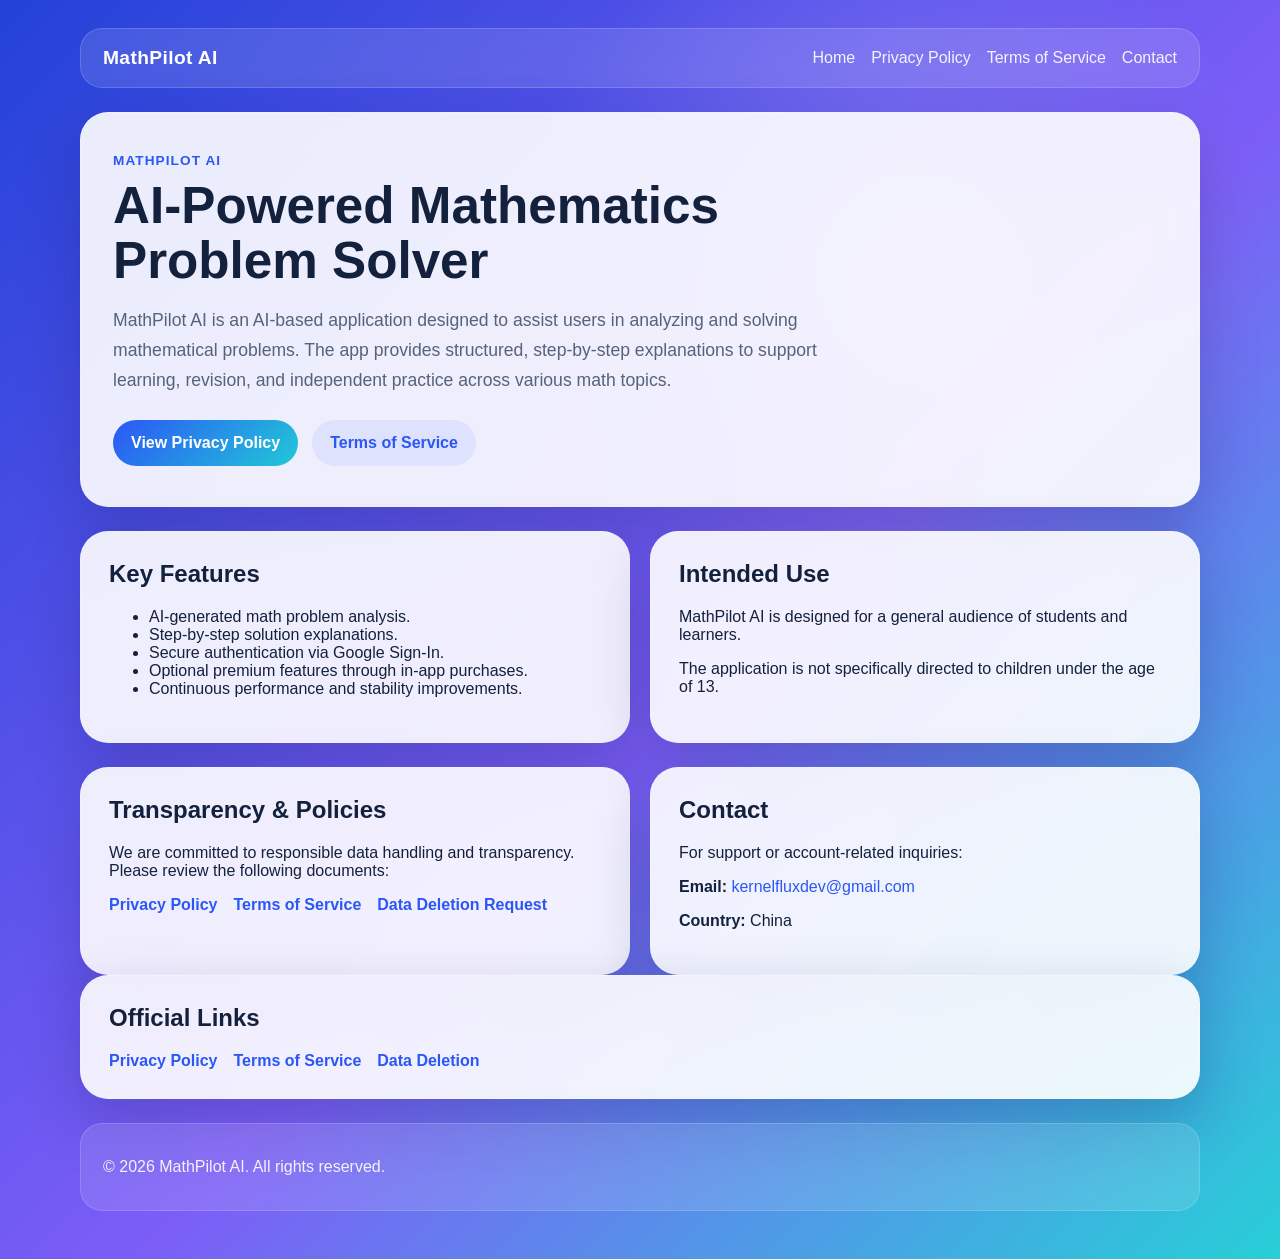
<file: index.html>
<!doctype html>
<html lang="en">
  <head>
    <meta charset="UTF-8" />
    <meta name="viewport" content="width=device-width, initial-scale=1.0" />
    <title>MathPilot AI</title>
    <meta
      name="description"
      content="MathPilot AI is an AI-powered mathematics problem solver that helps users analyze math questions and learn through step-by-step explanations."
    />
    <link rel="stylesheet" href="styles.css" />
  </head>
  <body>
    <div class="page-shell">
      <header class="site-header">
        <a class="brand" href="index.html">MathPilot AI</a>
        <nav class="site-nav">
          <a href="index.html">Home</a>
          <a href="privacy.html">Privacy Policy</a>
          <a href="terms.html">Terms of Service</a>
          <a href="contact.html">Contact</a>
        </nav>
      </header>

      <main>
        <section class="hero card">
          <p class="eyebrow">MathPilot AI</p>
          <h1>AI-Powered Mathematics Problem Solver</h1>
          <p class="lead">
            MathPilot AI is an AI-based application designed to assist users in analyzing and
            solving mathematical problems. The app provides structured, step-by-step explanations
            to support learning, revision, and independent practice across various math topics.
          </p>
          <div class="cta-row">
            <a class="button button-primary" href="privacy.html">View Privacy Policy</a>
            <a class="button button-secondary" href="terms.html">Terms of Service</a>
          </div>
        </section>

        <section class="grid two-up">
          <article class="card">
            <h2>Key Features</h2>
            <ul>
              <li>AI-generated math problem analysis.</li>
              <li>Step-by-step solution explanations.</li>
              <li>Secure authentication via Google Sign-In.</li>
              <li>Optional premium features through in-app purchases.</li>
              <li>Continuous performance and stability improvements.</li>
            </ul>
          </article>

          <article class="card">
            <h2>Intended Use</h2>
            <p>
              MathPilot AI is designed for a general audience of students and learners.
            </p>
            <p>
              The application is not specifically directed to children under the age of 13.
            </p>
          </article>
        </section>

        <section class="grid two-up">
          <article class="card">
            <h2>Transparency &amp; Policies</h2>
            <p>
              We are committed to responsible data handling and transparency. Please review the
              following documents:
            </p>
            <div class="link-list">
              <a href="privacy.html">Privacy Policy</a>
              <a href="terms.html">Terms of Service</a>
              <a href="contact.html">Data Deletion Request</a>
            </div>
          </article>

          <article class="card">
            <h2>Contact</h2>
            <p>For support or account-related inquiries:</p>
            <p><strong>Email:</strong> <a href="mailto:kernelfluxdev@gmail.com">kernelfluxdev@gmail.com</a></p>
            <p><strong>Country:</strong> China</p>
          </article>
        </section>

        <section class="card">
          <h2>Official Links</h2>
          <div class="link-list">
            <a href="privacy.html">Privacy Policy</a>
            <a href="terms.html">Terms of Service</a>
            <a href="contact.html">Data Deletion</a>
          </div>
        </section>
      </main>

      <footer class="site-footer">
        <p>© 2026 MathPilot AI. All rights reserved.</p>
      </footer>
    </div>
  </body>
</html>
</file>
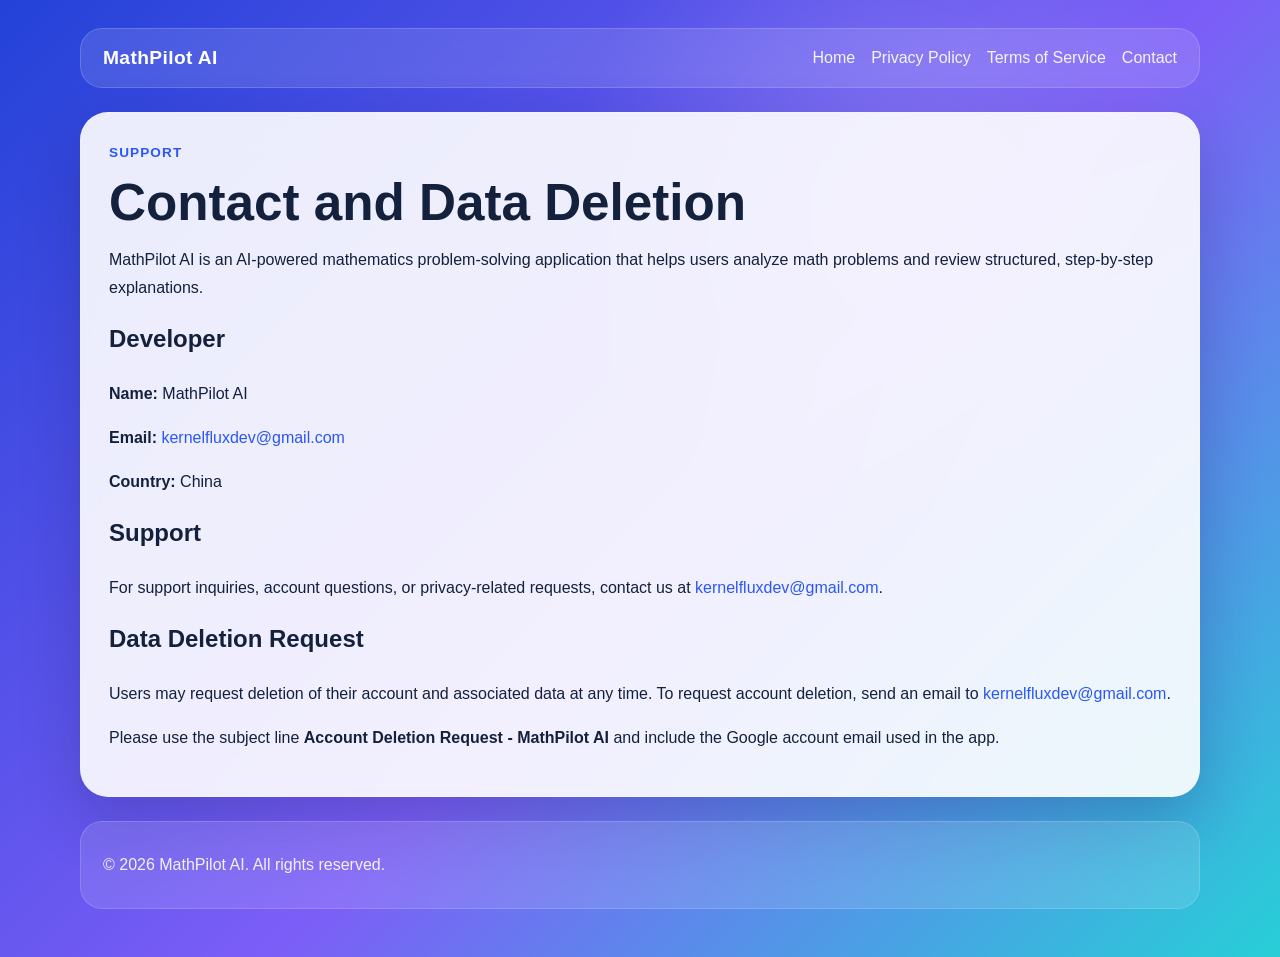
<file: contact.html>
<!doctype html>
<html lang="en">
  <head>
    <meta charset="UTF-8" />
    <meta name="viewport" content="width=device-width, initial-scale=1.0" />
    <title>MathPilot AI - Contact</title>
    <meta name="description" content="Contact and data deletion information for MathPilot AI." />
    <link rel="stylesheet" href="styles.css" />
  </head>
  <body>
    <div class="page-shell">
      <header class="site-header">
        <a class="brand" href="index.html">MathPilot AI</a>
        <nav class="site-nav">
          <a href="index.html">Home</a>
          <a href="privacy.html">Privacy Policy</a>
          <a href="terms.html">Terms of Service</a>
          <a href="contact.html">Contact</a>
        </nav>
      </header>

      <main>
        <section class="card prose">
          <p class="eyebrow">Support</p>
          <h1>Contact and Data Deletion</h1>

          <p>
            MathPilot AI is an AI-powered mathematics problem-solving application that helps users
            analyze math problems and review structured, step-by-step explanations.
          </p>

          <h2>Developer</h2>
          <p><strong>Name:</strong> MathPilot AI</p>
          <p><strong>Email:</strong> <a href="mailto:kernelfluxdev@gmail.com">kernelfluxdev@gmail.com</a></p>
          <p><strong>Country:</strong> China</p>

          <h2>Support</h2>
          <p>
            For support inquiries, account questions, or privacy-related requests, contact us at
            <a href="mailto:kernelfluxdev@gmail.com">kernelfluxdev@gmail.com</a>.
          </p>

          <h2>Data Deletion Request</h2>
          <p>
            Users may request deletion of their account and associated data at any time. To request
            account deletion, send an email to
            <a href="mailto:kernelfluxdev@gmail.com">kernelfluxdev@gmail.com</a>.
          </p>
          <p>
            Please use the subject line <strong>Account Deletion Request - MathPilot AI</strong>
            and include the Google account email used in the app.
          </p>
        </section>
      </main>

      <footer class="site-footer">
        <p>© 2026 MathPilot AI. All rights reserved.</p>
      </footer>
    </div>
  </body>
</html>
</file>
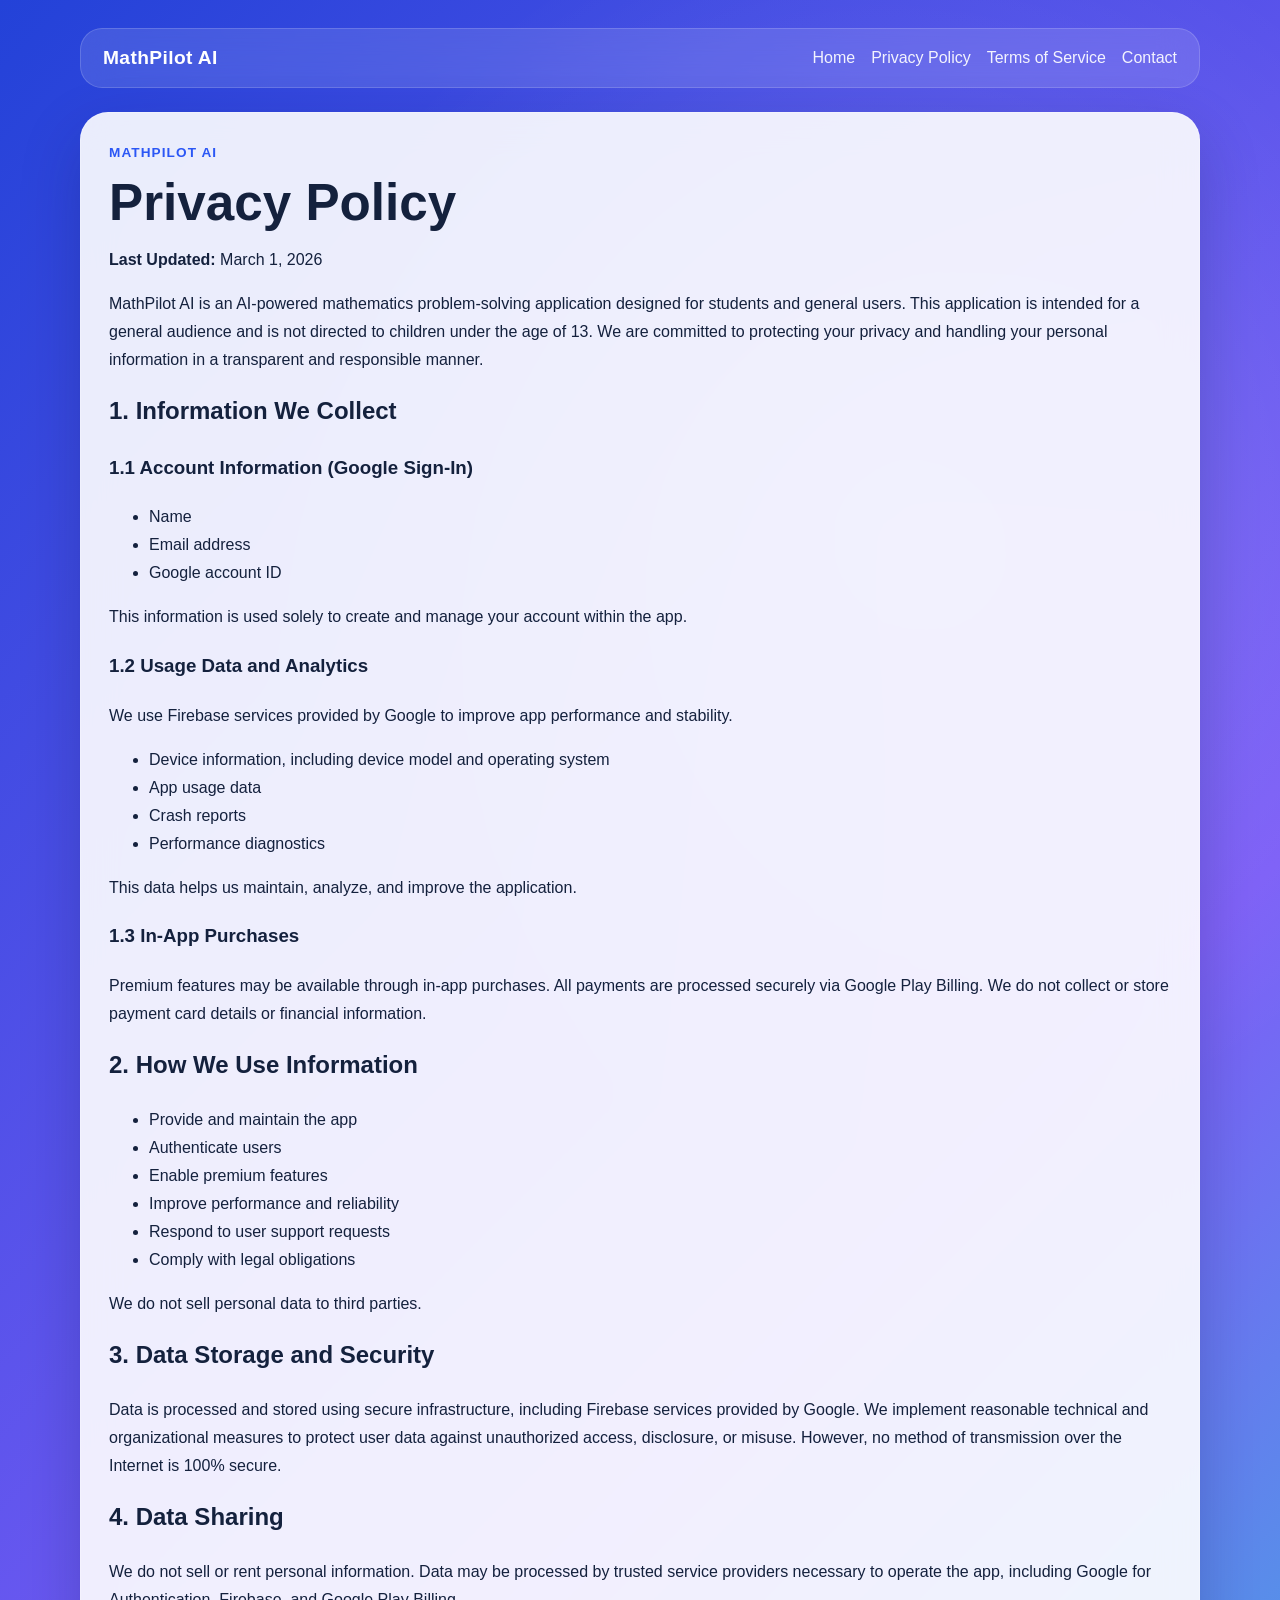
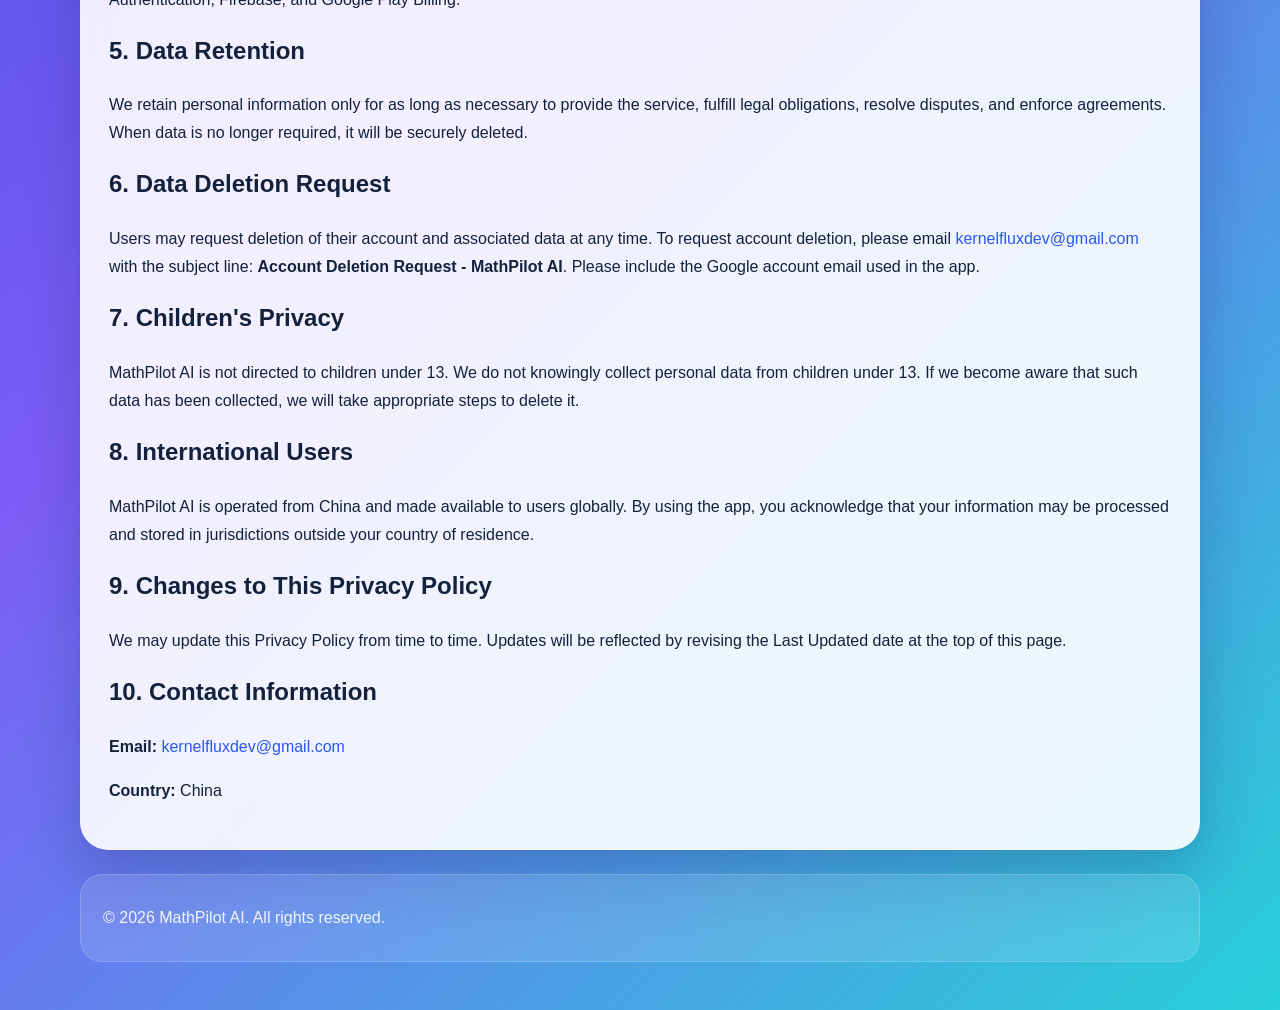
<file: privacy.html>
<!doctype html>
<html lang="en">
  <head>
    <meta charset="UTF-8" />
    <meta name="viewport" content="width=device-width, initial-scale=1.0" />
    <title>MathPilot AI - Privacy Policy</title>
    <meta name="description" content="Privacy Policy for MathPilot AI." />
    <link rel="stylesheet" href="styles.css" />
  </head>
  <body>
    <div class="page-shell">
      <header class="site-header">
        <a class="brand" href="index.html">MathPilot AI</a>
        <nav class="site-nav">
          <a href="index.html">Home</a>
          <a href="privacy.html">Privacy Policy</a>
          <a href="terms.html">Terms of Service</a>
          <a href="contact.html">Contact</a>
        </nav>
      </header>

      <main>
        <section class="card prose">
          <p class="eyebrow">MathPilot AI</p>
          <h1>Privacy Policy</h1>
          <p><strong>Last Updated:</strong> March 1, 2026</p>

          <p>
            MathPilot AI is an AI-powered mathematics problem-solving application designed for
            students and general users. This application is intended for a general audience and is
            not directed to children under the age of 13. We are committed to protecting your
            privacy and handling your personal information in a transparent and responsible manner.
          </p>

          <h2>1. Information We Collect</h2>
          <h3>1.1 Account Information (Google Sign-In)</h3>
          <ul>
            <li>Name</li>
            <li>Email address</li>
            <li>Google account ID</li>
          </ul>
          <p>This information is used solely to create and manage your account within the app.</p>

          <h3>1.2 Usage Data and Analytics</h3>
          <p>We use Firebase services provided by Google to improve app performance and stability.</p>
          <ul>
            <li>Device information, including device model and operating system</li>
            <li>App usage data</li>
            <li>Crash reports</li>
            <li>Performance diagnostics</li>
          </ul>
          <p>This data helps us maintain, analyze, and improve the application.</p>

          <h3>1.3 In-App Purchases</h3>
          <p>
            Premium features may be available through in-app purchases. All payments are processed
            securely via Google Play Billing. We do not collect or store payment card details or
            financial information.
          </p>

          <h2>2. How We Use Information</h2>
          <ul>
            <li>Provide and maintain the app</li>
            <li>Authenticate users</li>
            <li>Enable premium features</li>
            <li>Improve performance and reliability</li>
            <li>Respond to user support requests</li>
            <li>Comply with legal obligations</li>
          </ul>
          <p>We do not sell personal data to third parties.</p>

          <h2>3. Data Storage and Security</h2>
          <p>
            Data is processed and stored using secure infrastructure, including Firebase services
            provided by Google. We implement reasonable technical and organizational measures to
            protect user data against unauthorized access, disclosure, or misuse. However, no
            method of transmission over the Internet is 100% secure.
          </p>

          <h2>4. Data Sharing</h2>
          <p>
            We do not sell or rent personal information. Data may be processed by trusted service
            providers necessary to operate the app, including Google for Authentication, Firebase,
            and Google Play Billing.
          </p>

          <h2>5. Data Retention</h2>
          <p>
            We retain personal information only for as long as necessary to provide the service,
            fulfill legal obligations, resolve disputes, and enforce agreements. When data is no
            longer required, it will be securely deleted.
          </p>

          <h2>6. Data Deletion Request</h2>
          <p>
            Users may request deletion of their account and associated data at any time. To request
            account deletion, please email
            <a href="mailto:kernelfluxdev@gmail.com">kernelfluxdev@gmail.com</a> with the subject
            line: <strong>Account Deletion Request - MathPilot AI</strong>. Please include the
            Google account email used in the app.
          </p>

          <h2>7. Children's Privacy</h2>
          <p>
            MathPilot AI is not directed to children under 13. We do not knowingly collect
            personal data from children under 13. If we become aware that such data has been
            collected, we will take appropriate steps to delete it.
          </p>

          <h2>8. International Users</h2>
          <p>
            MathPilot AI is operated from China and made available to users globally. By using the
            app, you acknowledge that your information may be processed and stored in jurisdictions
            outside your country of residence.
          </p>

          <h2>9. Changes to This Privacy Policy</h2>
          <p>
            We may update this Privacy Policy from time to time. Updates will be reflected by
            revising the Last Updated date at the top of this page.
          </p>

          <h2>10. Contact Information</h2>
          <p><strong>Email:</strong> <a href="mailto:kernelfluxdev@gmail.com">kernelfluxdev@gmail.com</a></p>
          <p><strong>Country:</strong> China</p>
        </section>
      </main>

      <footer class="site-footer">
        <p>© 2026 MathPilot AI. All rights reserved.</p>
      </footer>
    </div>
  </body>
</html>
</file>
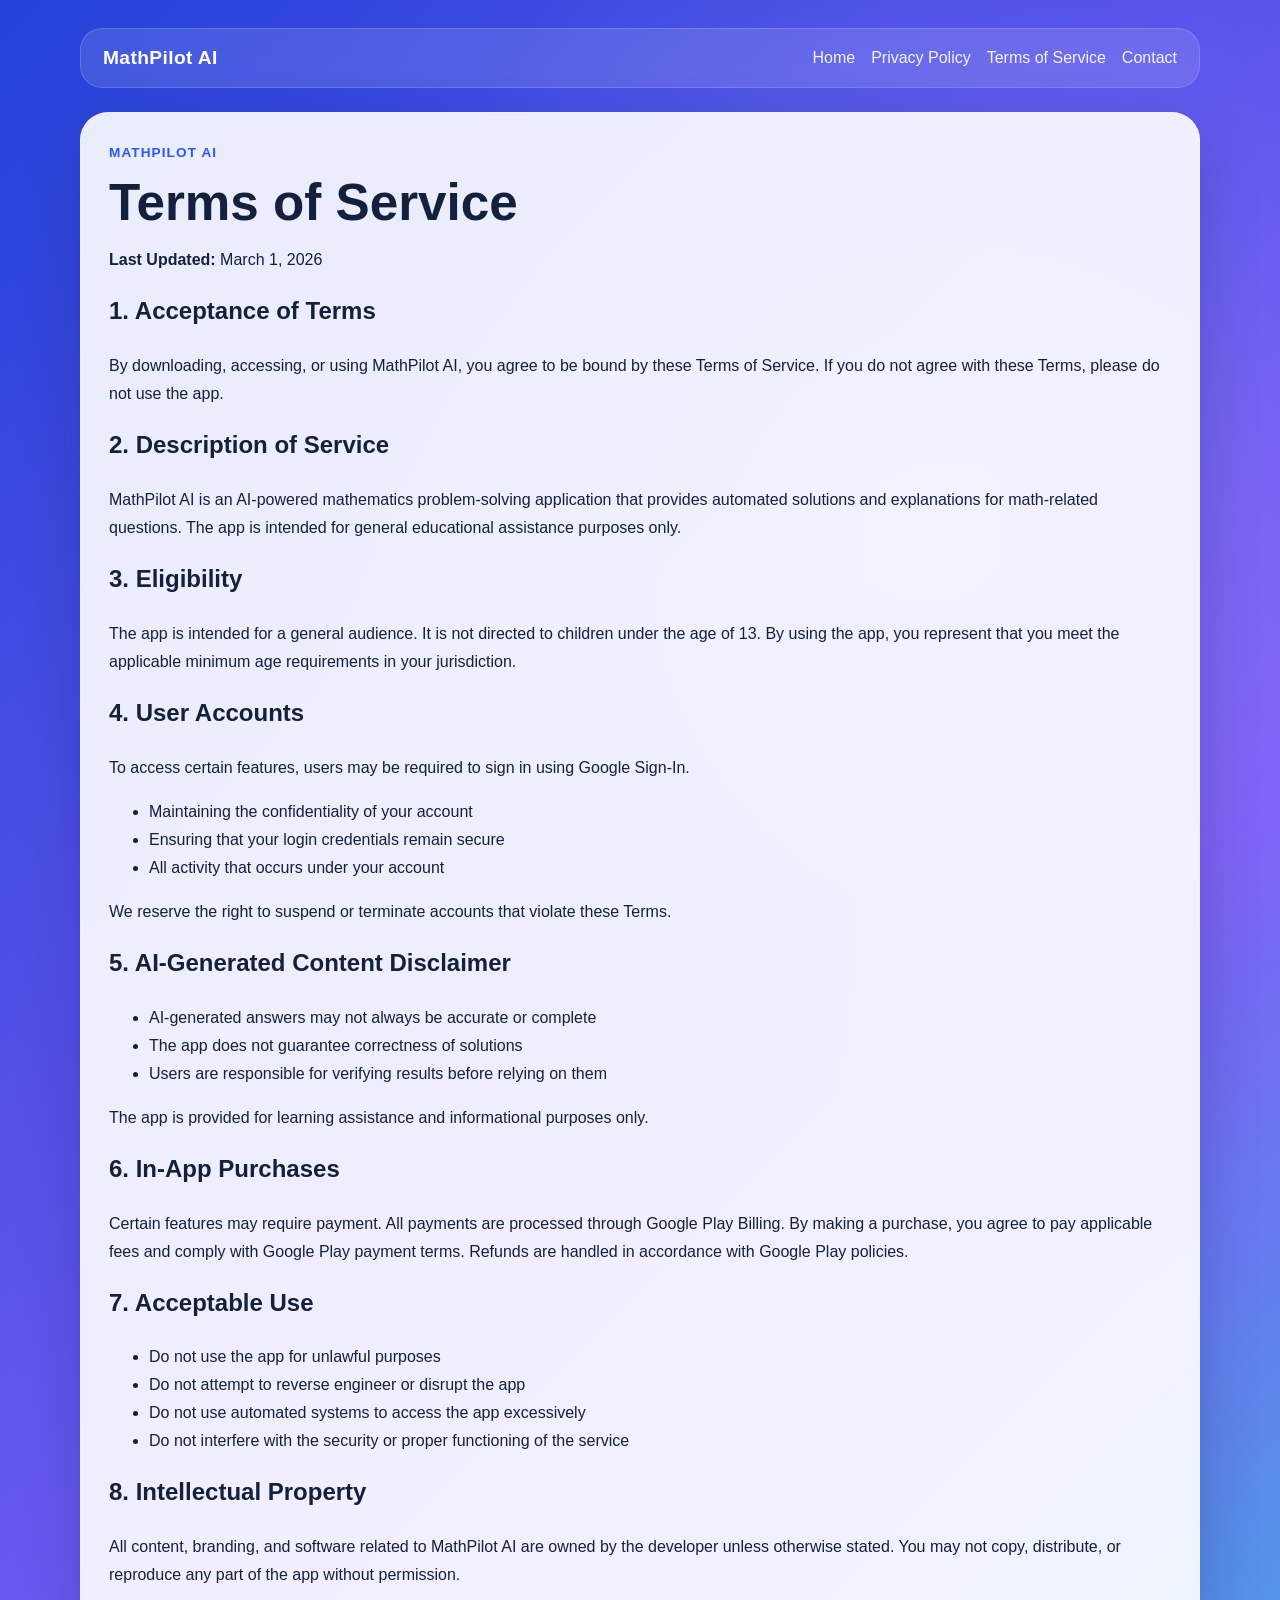
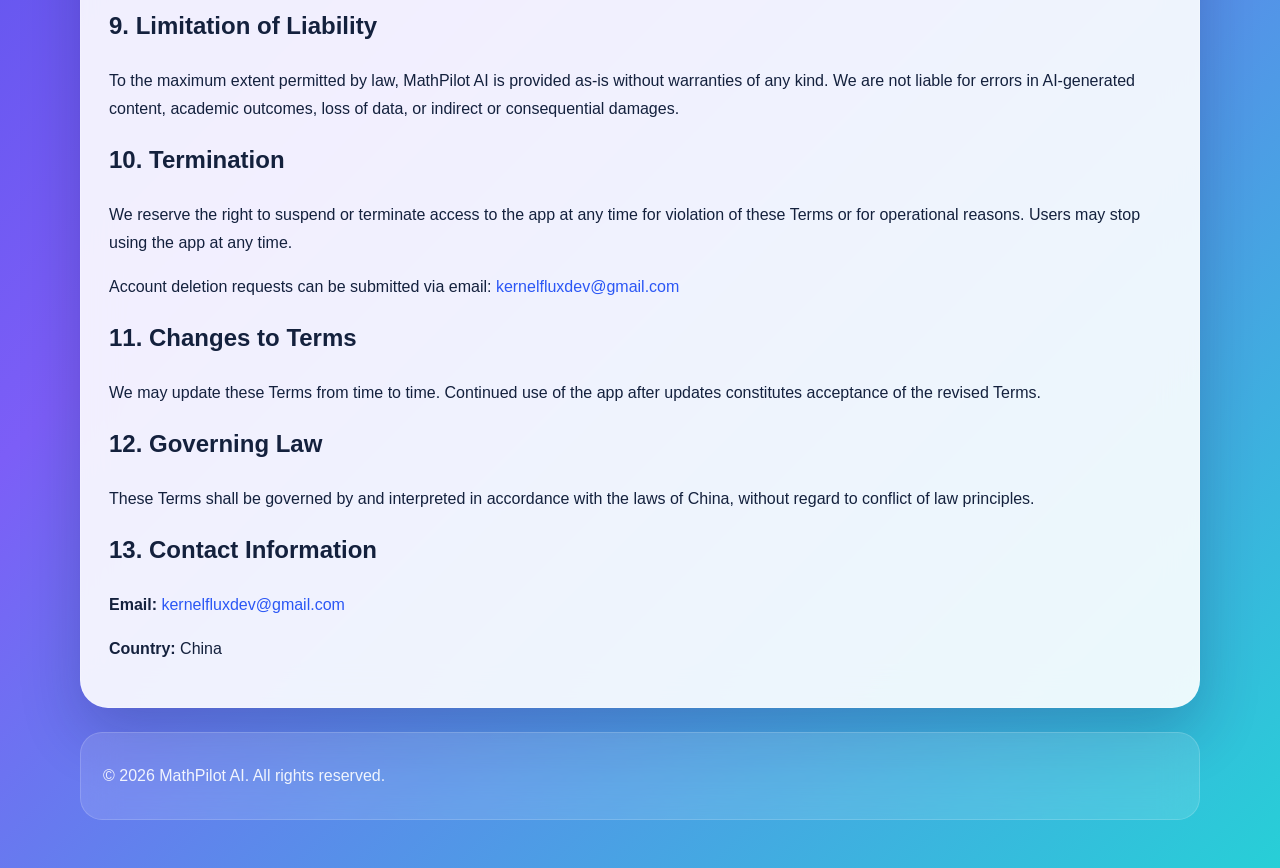
<file: terms.html>
<!doctype html>
<html lang="en">
  <head>
    <meta charset="UTF-8" />
    <meta name="viewport" content="width=device-width, initial-scale=1.0" />
    <title>MathPilot AI - Terms of Service</title>
    <meta name="description" content="Terms of Service for MathPilot AI." />
    <link rel="stylesheet" href="styles.css" />
  </head>
  <body>
    <div class="page-shell">
      <header class="site-header">
        <a class="brand" href="index.html">MathPilot AI</a>
        <nav class="site-nav">
          <a href="index.html">Home</a>
          <a href="privacy.html">Privacy Policy</a>
          <a href="terms.html">Terms of Service</a>
          <a href="contact.html">Contact</a>
        </nav>
      </header>

      <main>
        <section class="card prose">
          <p class="eyebrow">MathPilot AI</p>
          <h1>Terms of Service</h1>
          <p><strong>Last Updated:</strong> March 1, 2026</p>

          <h2>1. Acceptance of Terms</h2>
          <p>
            By downloading, accessing, or using MathPilot AI, you agree to be bound by these
            Terms of Service. If you do not agree with these Terms, please do not use the app.
          </p>

          <h2>2. Description of Service</h2>
          <p>
            MathPilot AI is an AI-powered mathematics problem-solving application that provides
            automated solutions and explanations for math-related questions. The app is intended
            for general educational assistance purposes only.
          </p>

          <h2>3. Eligibility</h2>
          <p>
            The app is intended for a general audience. It is not directed to children under the
            age of 13. By using the app, you represent that you meet the applicable minimum age
            requirements in your jurisdiction.
          </p>

          <h2>4. User Accounts</h2>
          <p>To access certain features, users may be required to sign in using Google Sign-In.</p>
          <ul>
            <li>Maintaining the confidentiality of your account</li>
            <li>Ensuring that your login credentials remain secure</li>
            <li>All activity that occurs under your account</li>
          </ul>
          <p>We reserve the right to suspend or terminate accounts that violate these Terms.</p>

          <h2>5. AI-Generated Content Disclaimer</h2>
          <ul>
            <li>AI-generated answers may not always be accurate or complete</li>
            <li>The app does not guarantee correctness of solutions</li>
            <li>Users are responsible for verifying results before relying on them</li>
          </ul>
          <p>
            The app is provided for learning assistance and informational purposes only.
          </p>

          <h2>6. In-App Purchases</h2>
          <p>
            Certain features may require payment. All payments are processed through Google Play
            Billing. By making a purchase, you agree to pay applicable fees and comply with Google
            Play payment terms. Refunds are handled in accordance with Google Play policies.
          </p>

          <h2>7. Acceptable Use</h2>
          <ul>
            <li>Do not use the app for unlawful purposes</li>
            <li>Do not attempt to reverse engineer or disrupt the app</li>
            <li>Do not use automated systems to access the app excessively</li>
            <li>Do not interfere with the security or proper functioning of the service</li>
          </ul>

          <h2>8. Intellectual Property</h2>
          <p>
            All content, branding, and software related to MathPilot AI are owned by the developer
            unless otherwise stated. You may not copy, distribute, or reproduce any part of the
            app without permission.
          </p>

          <h2>9. Limitation of Liability</h2>
          <p>
            To the maximum extent permitted by law, MathPilot AI is provided as-is without
            warranties of any kind. We are not liable for errors in AI-generated content, academic
            outcomes, loss of data, or indirect or consequential damages.
          </p>

          <h2>10. Termination</h2>
          <p>
            We reserve the right to suspend or terminate access to the app at any time for
            violation of these Terms or for operational reasons. Users may stop using the app at
            any time.
          </p>
          <p>
            Account deletion requests can be submitted via email:
            <a href="mailto:kernelfluxdev@gmail.com">kernelfluxdev@gmail.com</a>
          </p>

          <h2>11. Changes to Terms</h2>
          <p>
            We may update these Terms from time to time. Continued use of the app after updates
            constitutes acceptance of the revised Terms.
          </p>

          <h2>12. Governing Law</h2>
          <p>
            These Terms shall be governed by and interpreted in accordance with the laws of China,
            without regard to conflict of law principles.
          </p>

          <h2>13. Contact Information</h2>
          <p><strong>Email:</strong> <a href="mailto:kernelfluxdev@gmail.com">kernelfluxdev@gmail.com</a></p>
          <p><strong>Country:</strong> China</p>
        </section>
      </main>

      <footer class="site-footer">
        <p>© 2026 MathPilot AI. All rights reserved.</p>
      </footer>
    </div>
  </body>
</html>
</file>
<file: styles.css>
:root {
  color-scheme: light;
  --bg-1: #2342d8;
  --bg-2: #7c5ef7;
  --bg-3: #27cfd7;
  --card: rgba(255, 255, 255, 0.9);
  --card-border: rgba(255, 255, 255, 0.22);
  --text: #14213d;
  --muted: #56637a;
  --primary: #2b57f5;
  --primary-2: #21c8d7;
  --shadow: 0 24px 60px rgba(17, 25, 84, 0.24);
}

* {
  box-sizing: border-box;
}

html,
body {
  margin: 0;
  padding: 0;
  font-family: Inter, -apple-system, BlinkMacSystemFont, "Segoe UI", sans-serif;
  color: var(--text);
  background:
    radial-gradient(circle at 70% 20%, rgba(255, 255, 255, 0.16), transparent 28%),
    linear-gradient(135deg, var(--bg-1) 0%, var(--bg-2) 55%, var(--bg-3) 100%);
  min-height: 100%;
}

body {
  min-height: 100vh;
}

a {
  color: var(--primary);
  text-decoration: none;
}

a:hover {
  text-decoration: underline;
}

.page-shell {
  width: min(1120px, calc(100% - 32px));
  margin: 0 auto;
  padding: 28px 0 48px;
}

.site-header,
.site-footer,
.card {
  backdrop-filter: blur(18px);
  -webkit-backdrop-filter: blur(18px);
}

.site-header {
  display: flex;
  justify-content: space-between;
  align-items: center;
  gap: 20px;
  padding: 18px 22px;
  margin-bottom: 24px;
  background: rgba(255, 255, 255, 0.12);
  border: 1px solid rgba(255, 255, 255, 0.16);
  border-radius: 22px;
}

.brand {
  font-size: 1.2rem;
  font-weight: 700;
  color: #fff;
  letter-spacing: 0.02em;
}

.brand:hover {
  text-decoration: none;
}

.site-nav {
  display: flex;
  gap: 16px;
  flex-wrap: wrap;
}

.site-nav a {
  color: rgba(255, 255, 255, 0.92);
  font-weight: 500;
}

.card {
  background: var(--card);
  border: 1px solid var(--card-border);
  border-radius: 28px;
  box-shadow: var(--shadow);
  padding: 28px;
}

.hero {
  padding: 40px 32px;
}

.eyebrow {
  margin: 0 0 10px;
  font-size: 0.85rem;
  font-weight: 700;
  letter-spacing: 0.08em;
  text-transform: uppercase;
  color: var(--primary);
}

h1,
h2 {
  margin-top: 0;
}

h1 {
  max-width: 800px;
  margin-bottom: 16px;
  font-size: clamp(2rem, 4vw, 3.5rem);
  line-height: 1.08;
}

.lead {
  max-width: 760px;
  font-size: 1.1rem;
  line-height: 1.7;
  color: var(--muted);
}

.cta-row {
  display: flex;
  gap: 14px;
  flex-wrap: wrap;
  margin-top: 24px;
}

.button {
  display: inline-flex;
  align-items: center;
  justify-content: center;
  min-height: 46px;
  padding: 0 18px;
  border-radius: 999px;
  font-weight: 700;
  text-decoration: none;
}

.button:hover {
  text-decoration: none;
}

.button-primary {
  background: linear-gradient(135deg, var(--primary) 0%, var(--primary-2) 100%);
  color: #fff;
}

.button-secondary {
  background: rgba(43, 87, 245, 0.08);
  color: var(--primary);
}

.grid {
  display: grid;
  gap: 20px;
  margin-top: 24px;
}

.two-up {
  grid-template-columns: repeat(2, minmax(0, 1fr));
}

.link-list {
  display: flex;
  gap: 16px;
  flex-wrap: wrap;
}

.link-list a {
  font-weight: 600;
}

.prose {
  line-height: 1.75;
}

.muted {
  color: var(--muted);
}

.site-footer {
  margin-top: 24px;
  padding: 18px 22px;
  color: rgba(255, 255, 255, 0.9);
  background: rgba(255, 255, 255, 0.12);
  border: 1px solid rgba(255, 255, 255, 0.16);
  border-radius: 22px;
}

@media (max-width: 760px) {
  .page-shell {
    width: min(100% - 24px, 1120px);
    padding-top: 20px;
  }

  .site-header {
    align-items: flex-start;
    flex-direction: column;
  }

  .two-up {
    grid-template-columns: 1fr;
  }

  .hero {
    padding: 28px 22px;
  }

  .card {
    padding: 22px;
  }
}
</file>
